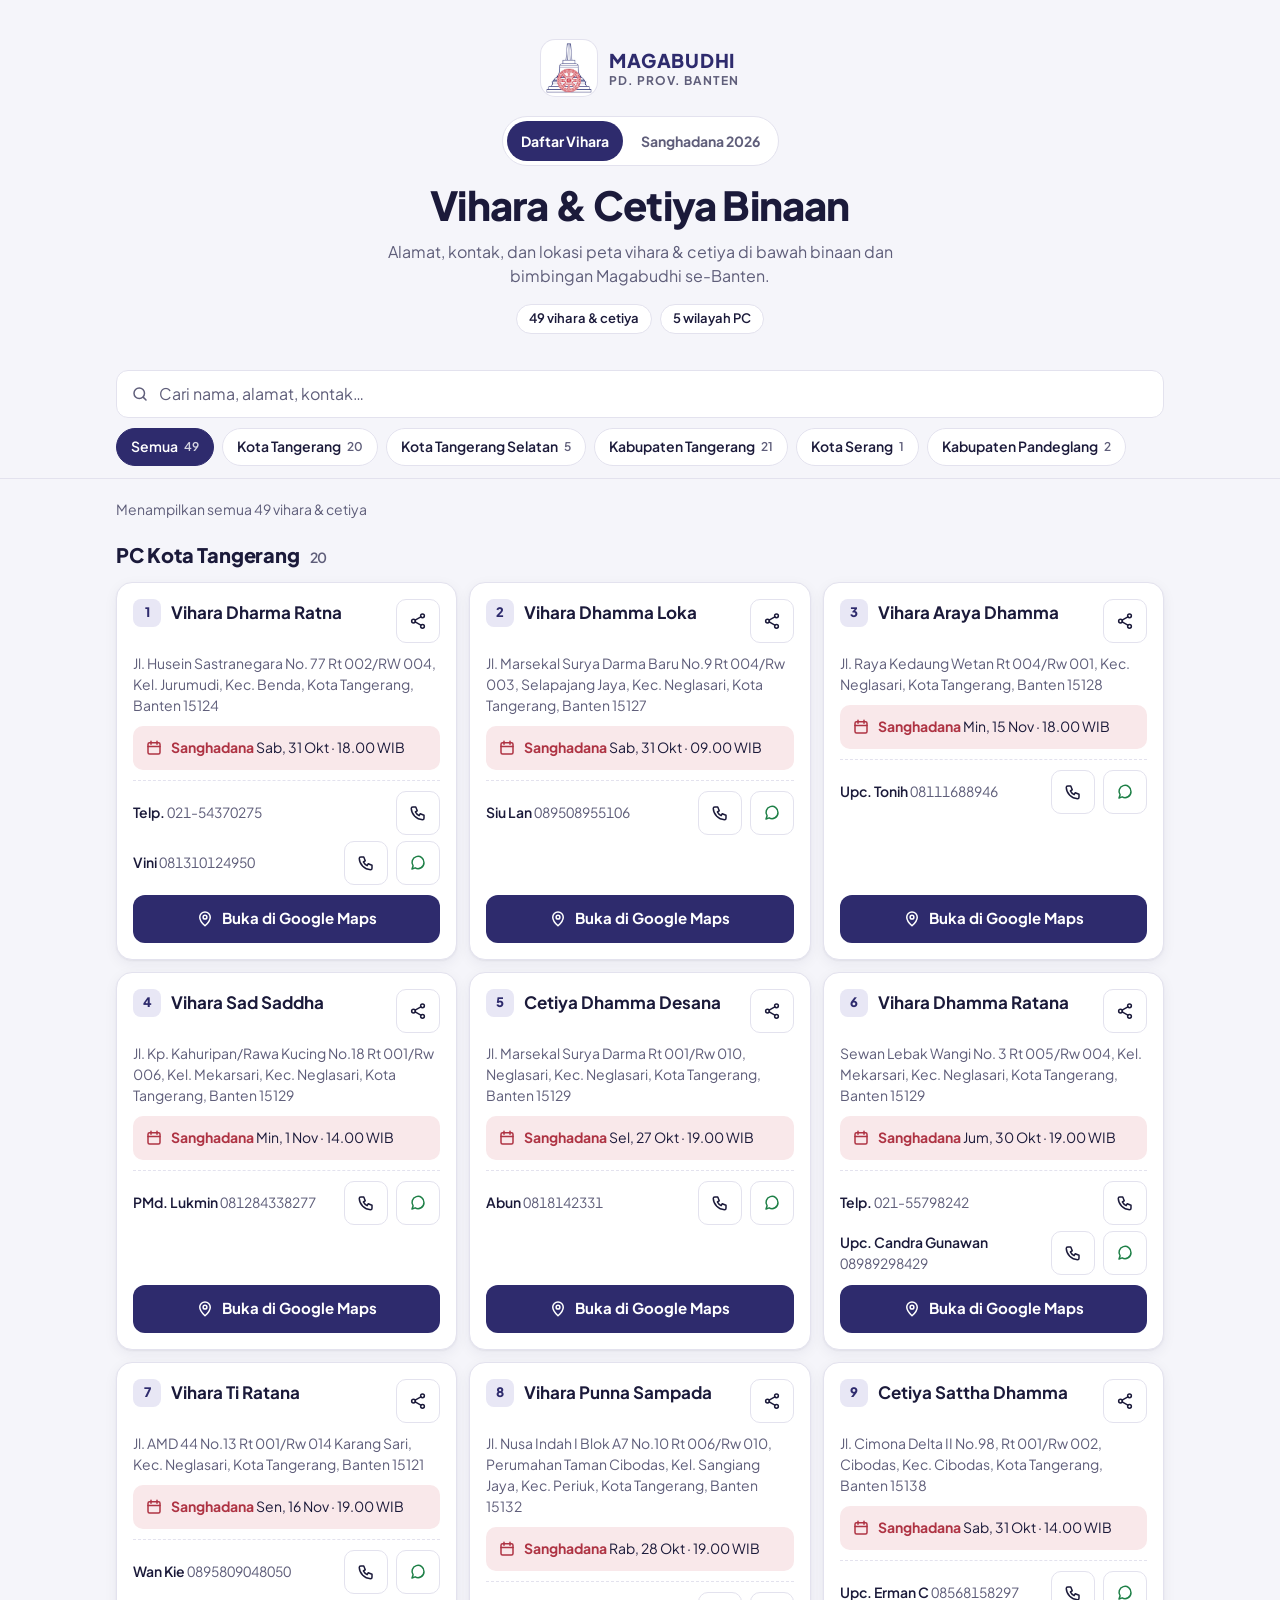
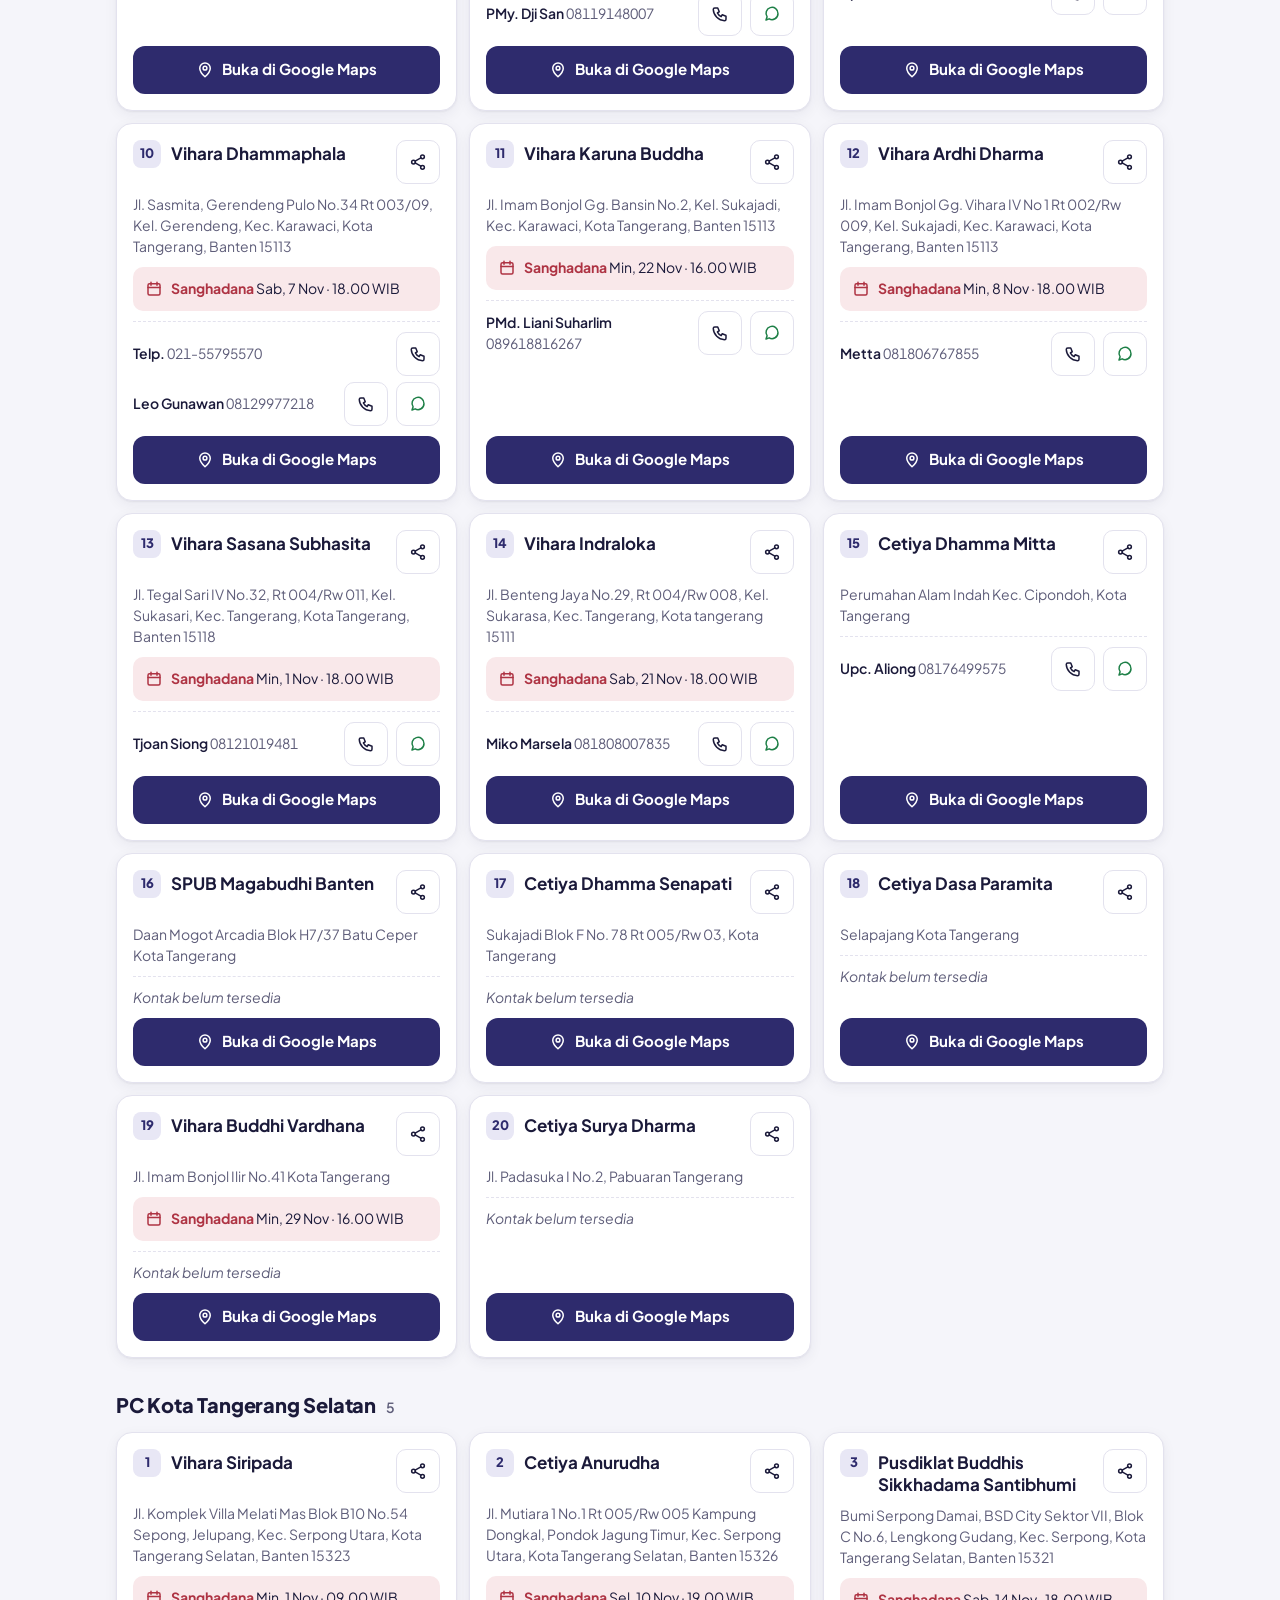
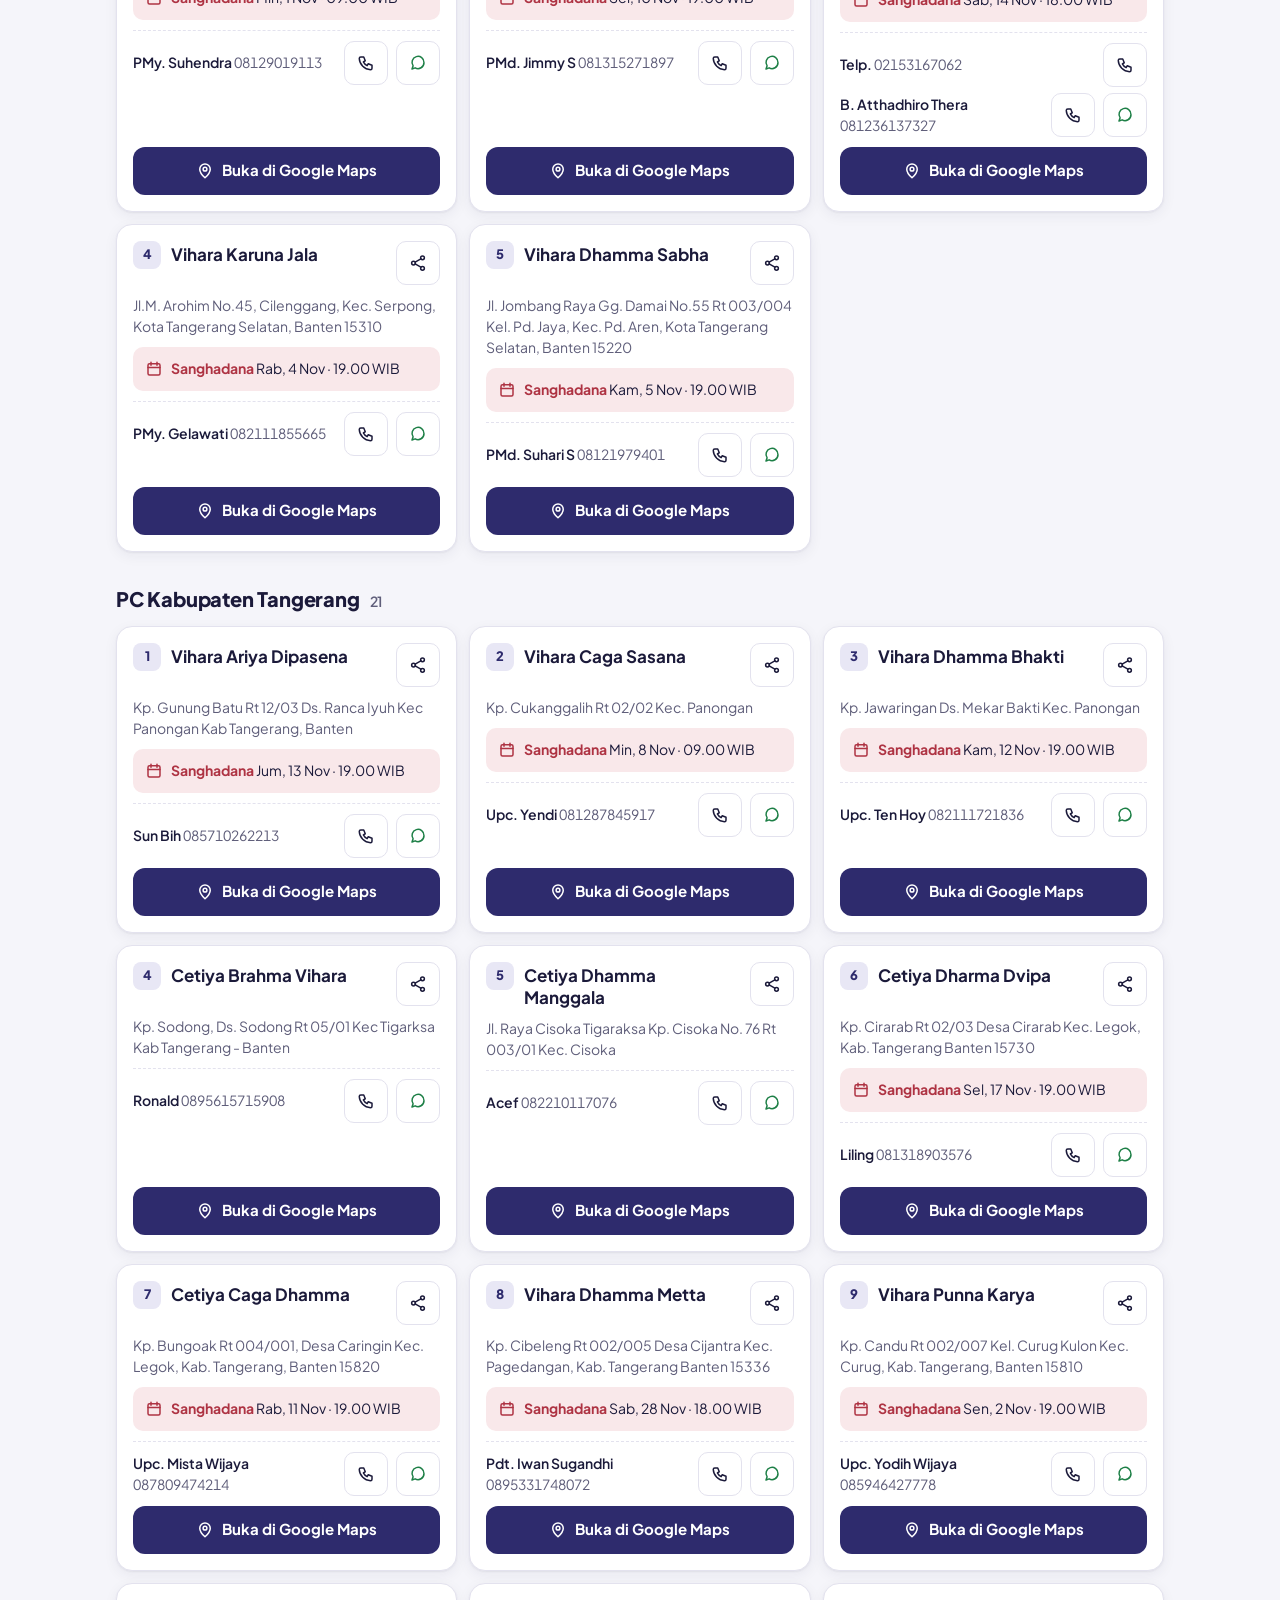
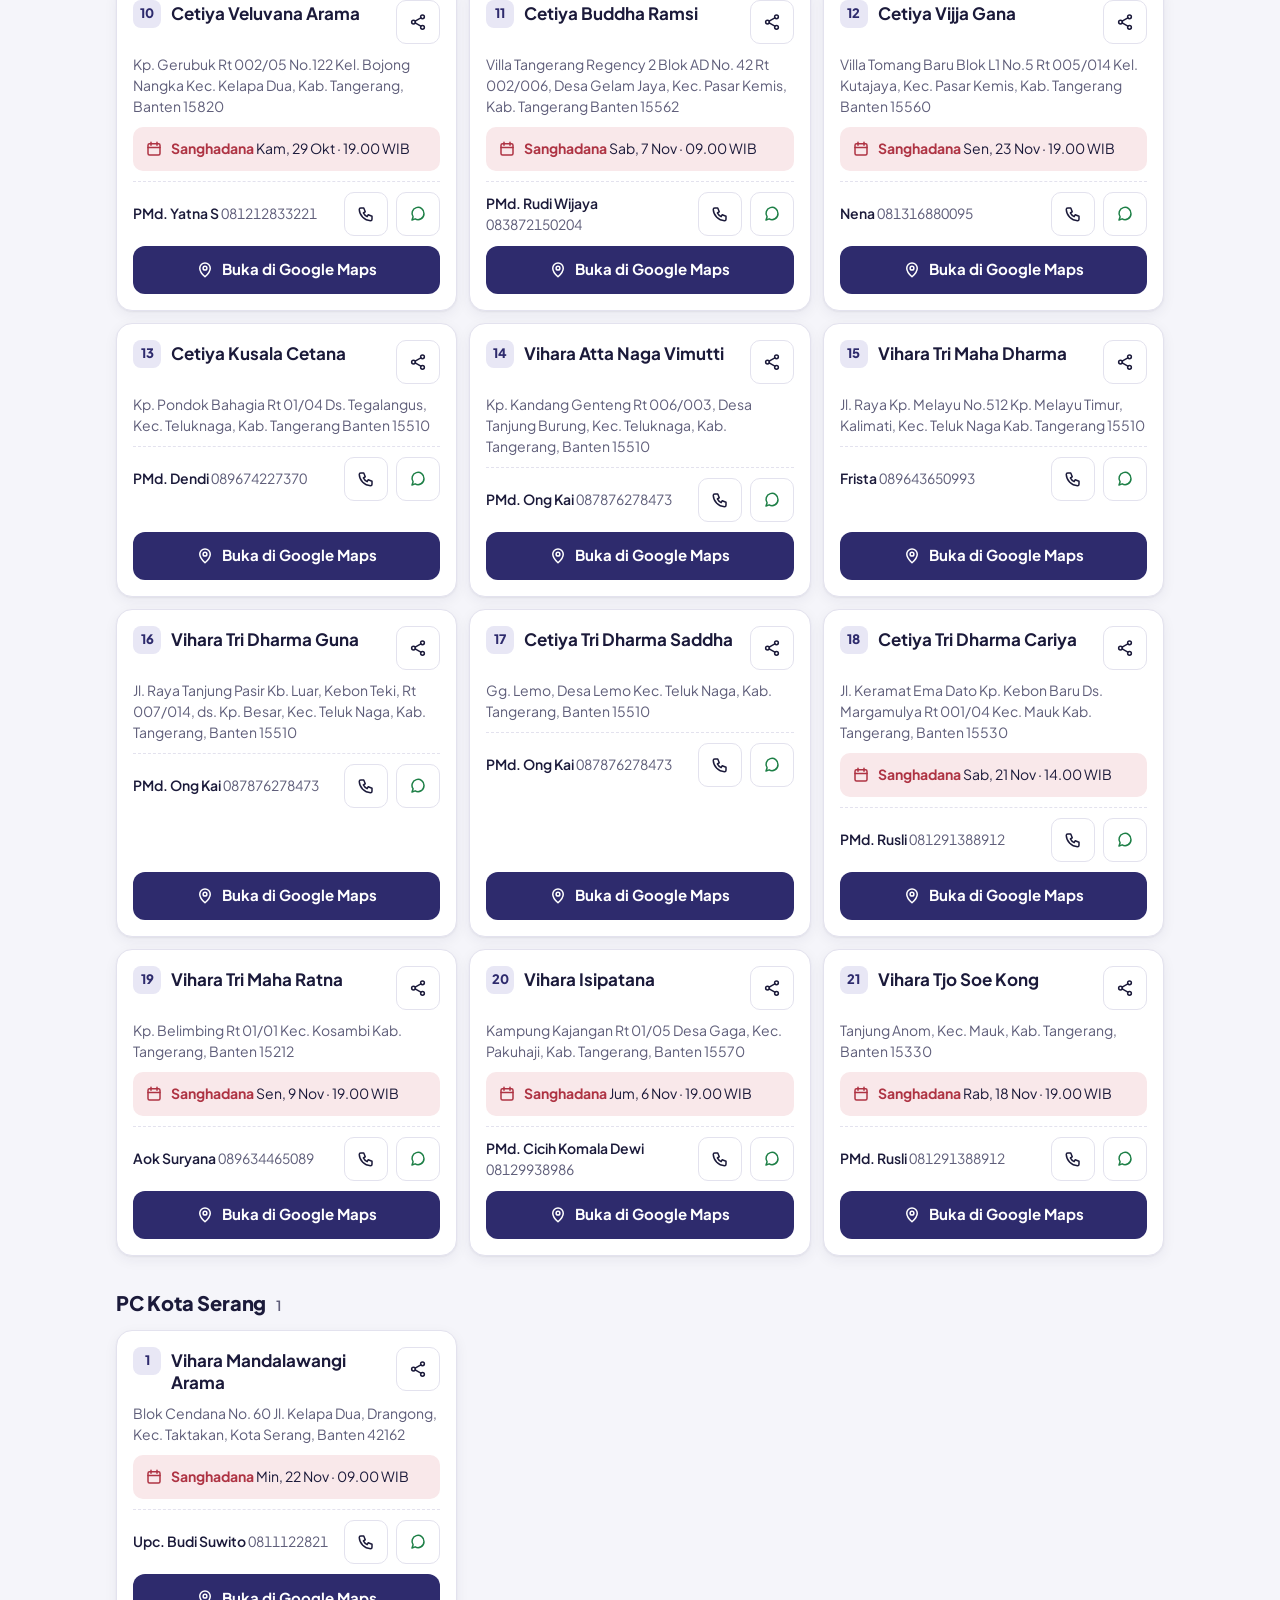
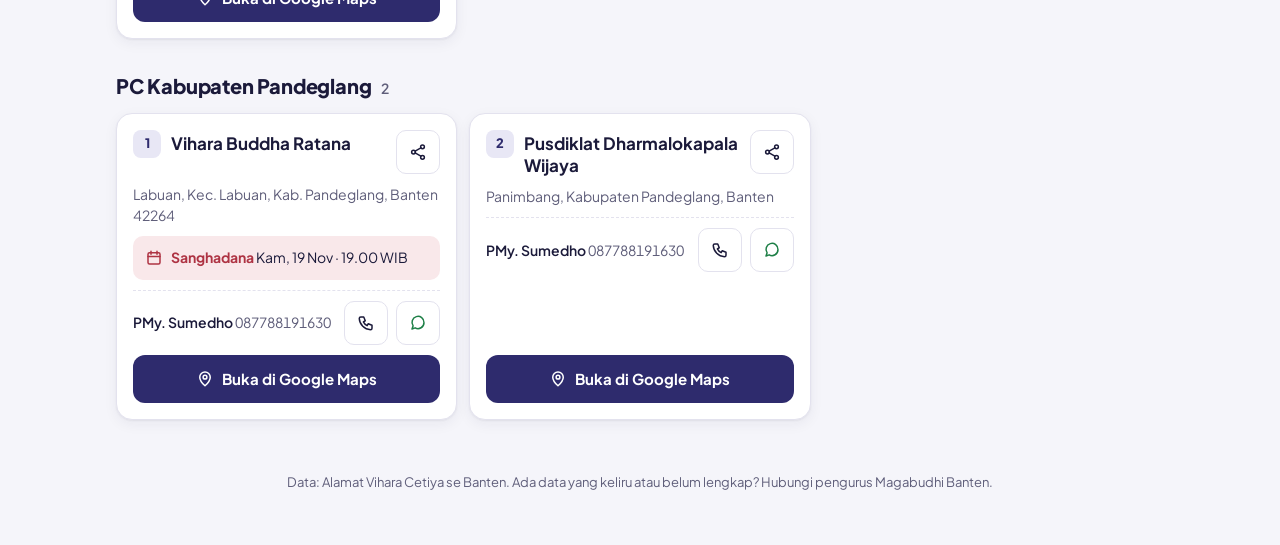
<file: index.html>
<!doctype html>
<html lang="id">
<head>
  <meta charset="utf-8">
  <meta name="viewport" content="width=device-width, initial-scale=1, viewport-fit=cover">
  <title>Vihara Binaan Magabudhi Banten</title>
  <meta name="description" content="Alamat, kontak, dan lokasi Google Maps vihara &amp; cetiya binaan Magabudhi se-Banten.">
  <meta name="theme-color" content="#f5f5fa" media="(prefers-color-scheme: light)">
  <meta name="theme-color" content="#12121f" media="(prefers-color-scheme: dark)">
  <meta property="og:type" content="website">
  <meta property="og:title" content="Vihara Binaan Magabudhi Banten">
  <meta property="og:description" content="Alamat, kontak, dan lokasi Google Maps vihara &amp; cetiya binaan Magabudhi se-Banten.">
  <link rel="icon" type="image/png" href="assets/icon.png">
  <link rel="apple-touch-icon" href="assets/icon.png">
  <link rel="preconnect" href="https://fonts.googleapis.com">
  <link rel="preconnect" href="https://fonts.gstatic.com" crossorigin>
  <link rel="stylesheet" href="https://fonts.googleapis.com/css2?family=Plus+Jakarta+Sans:wght@400;500;600;700;800&display=swap">
  <link rel="stylesheet" href="assets/style.css?v=3">
</head>
<body>
  <header class="hero">
    <div class="wrap">
      <div class="brand">
        <img src="assets/icon.png" width="56" height="56" alt="">
        <p><b>Magabudhi</b> PD. Prov. Banten</p>
      </div>
      <nav class="tabs" aria-label="Halaman">
        <a href="./" aria-current="page">Daftar Vihara</a>
        <a href="jadwal.html">Sanghadana 2026</a>
      </nav>
      <h1>Vihara &amp; Cetiya Binaan</h1>
      <p class="lede">Alamat, kontak, dan lokasi peta vihara &amp; cetiya di bawah binaan dan bimbingan Magabudhi se-Banten.</p>
      <p class="stats" id="stats" hidden></p>
    </div>
  </header>

  <div class="toolbar">
    <div class="wrap">
      <label class="search">
        <svg viewBox="0 0 24 24" aria-hidden="true"><circle cx="11" cy="11" r="7"/><path d="m20 20-3.5-3.5"/></svg>
        <span class="sr-only">Cari vihara</span>
        <input id="search" type="search" placeholder="Cari nama, alamat, kontak…" autocomplete="off" enterkeyhint="search">
      </label>
      <div class="chips" id="chips" role="group" aria-label="Filter wilayah"></div>
    </div>
  </div>

  <main class="wrap">
    <p class="count" id="count" aria-live="polite"></p>
    <div id="list"></div>
    <div class="empty" id="empty" hidden>
      <p><strong>Tidak ditemukan.</strong> Coba kata kunci lain atau pilih wilayah “Semua”.</p>
    </div>
    <noscript><p class="empty">Aktifkan JavaScript untuk menampilkan daftar vihara.</p></noscript>
  </main>

  <footer class="wrap footer">
    <p>Data: <span id="source">Alamat Vihara Cetiya se Banten</span>. Ada data yang keliru atau belum lengkap? Hubungi pengurus Magabudhi Banten.</p>
  </footer>

  <div class="toast" id="toast" role="status" aria-live="polite"></div>

  <script src="assets/common.js?v=3"></script>
  <script src="assets/app.js?v=3"></script>
</body>
</html>
</file>
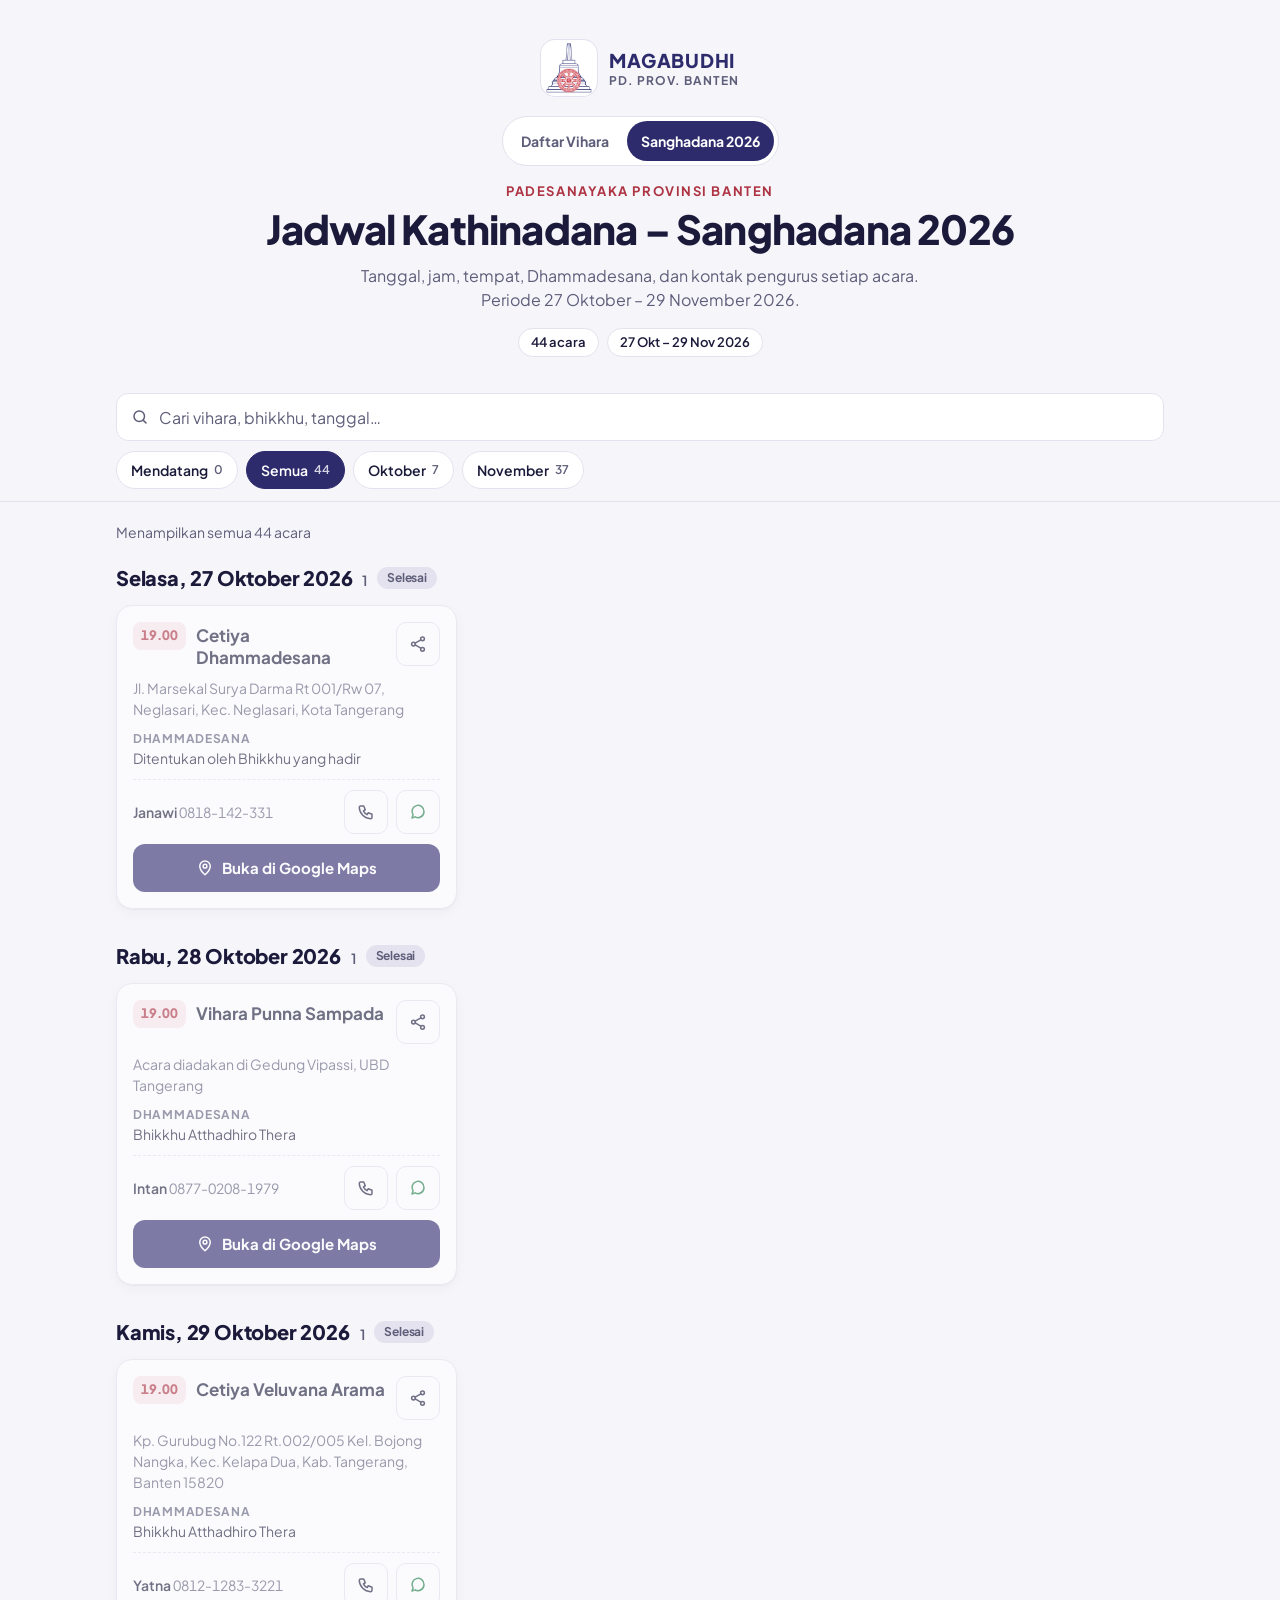
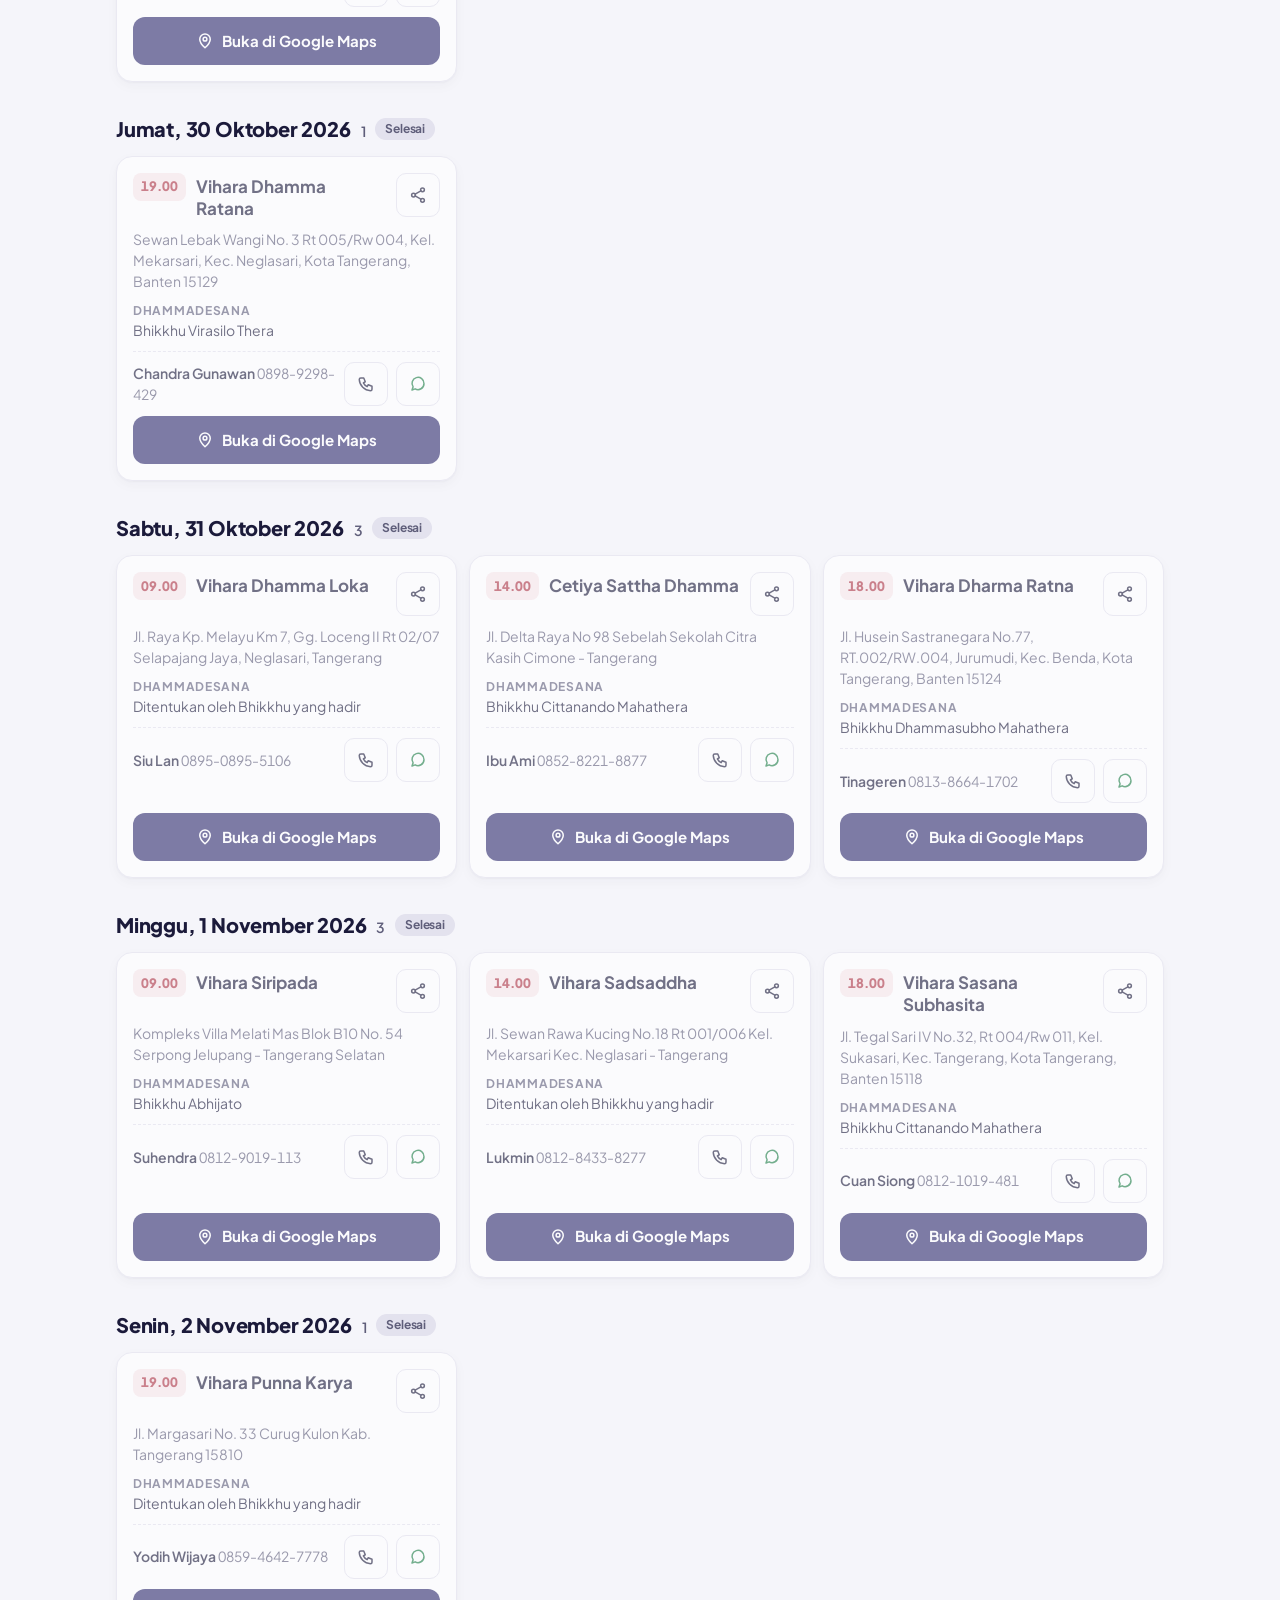
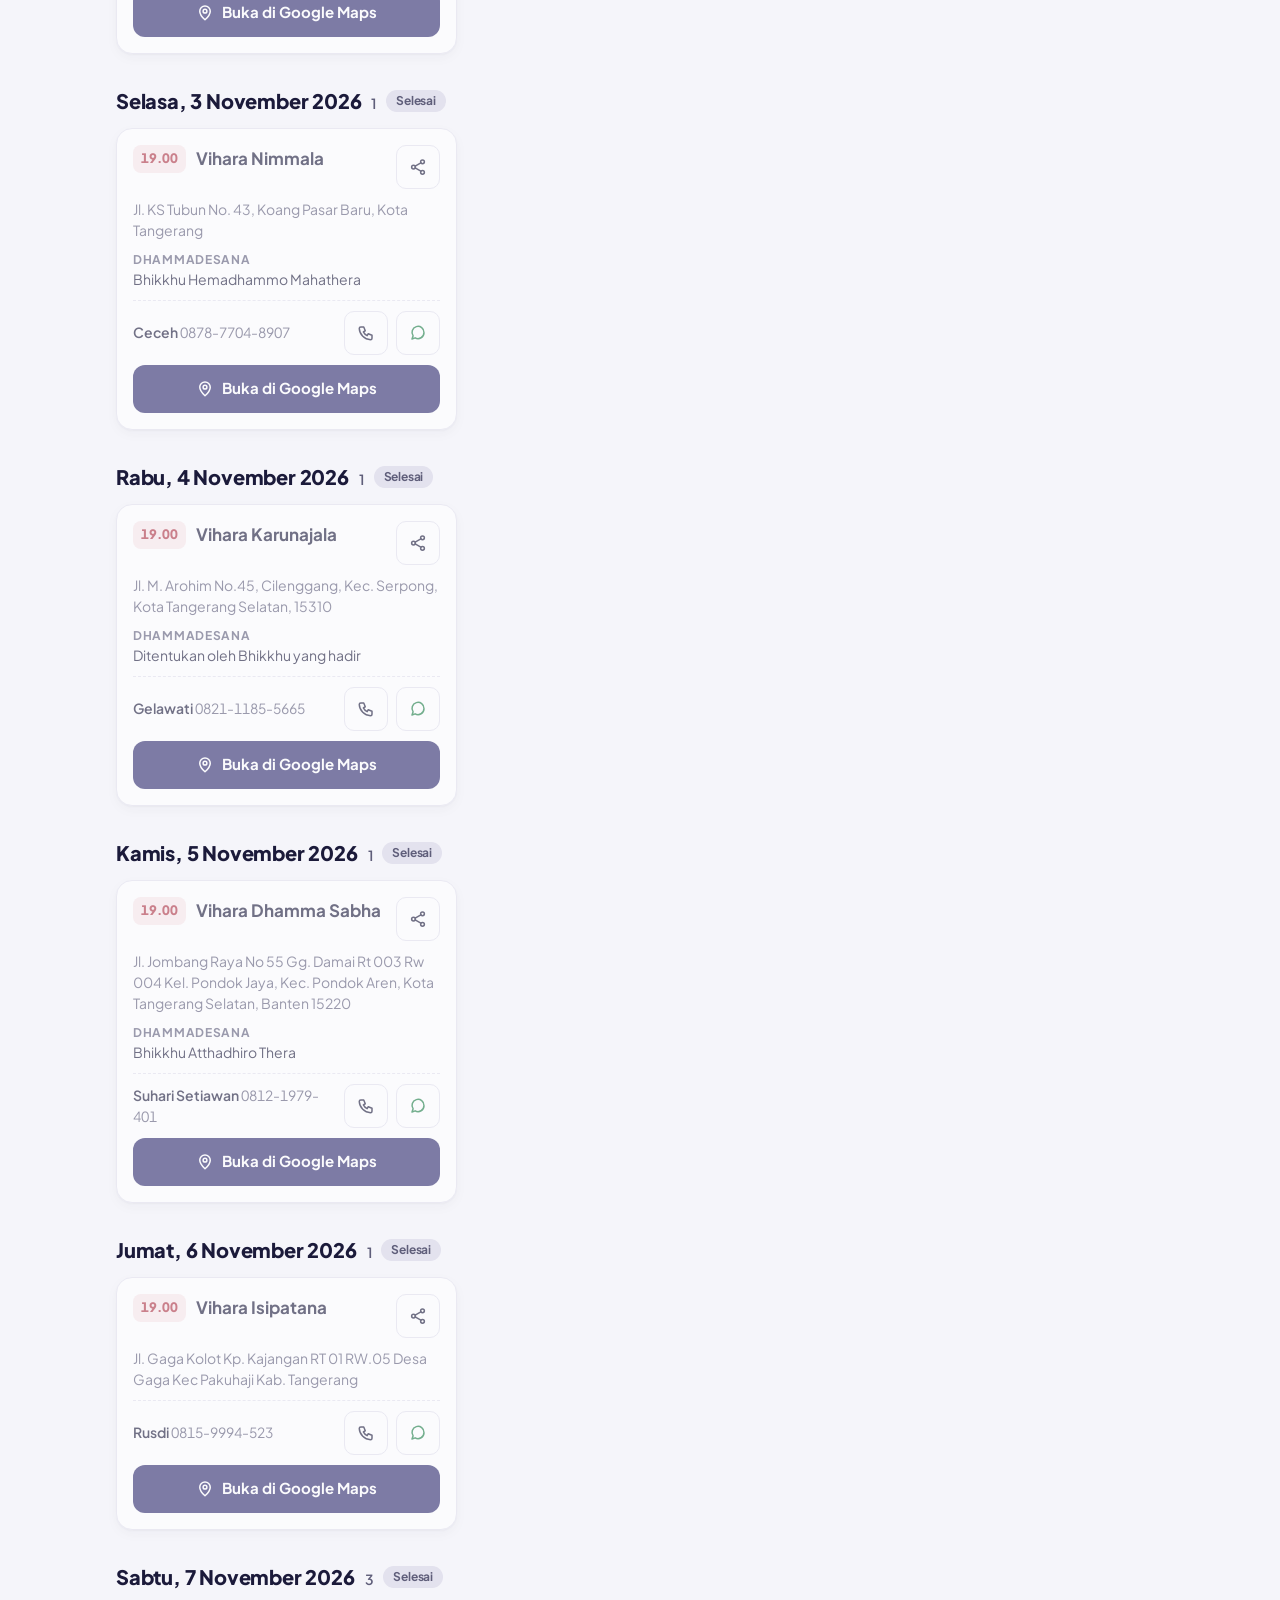
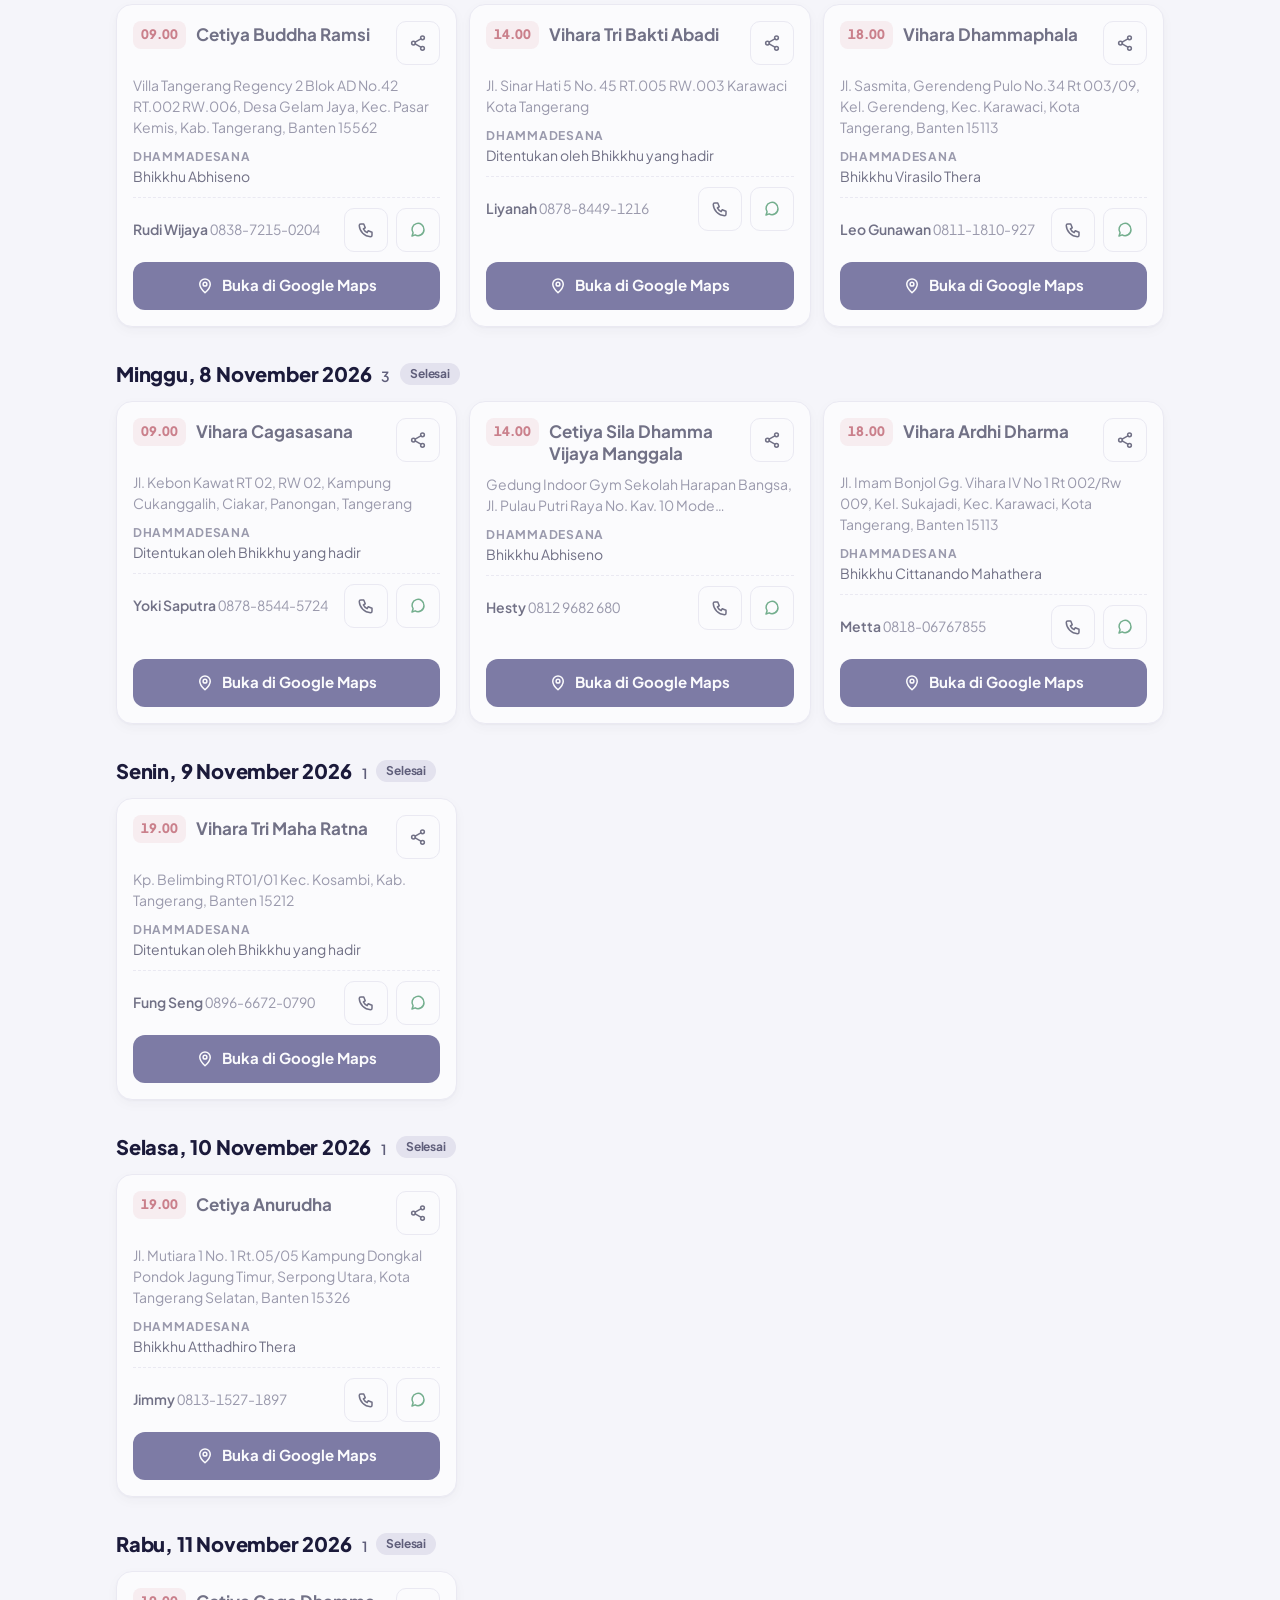
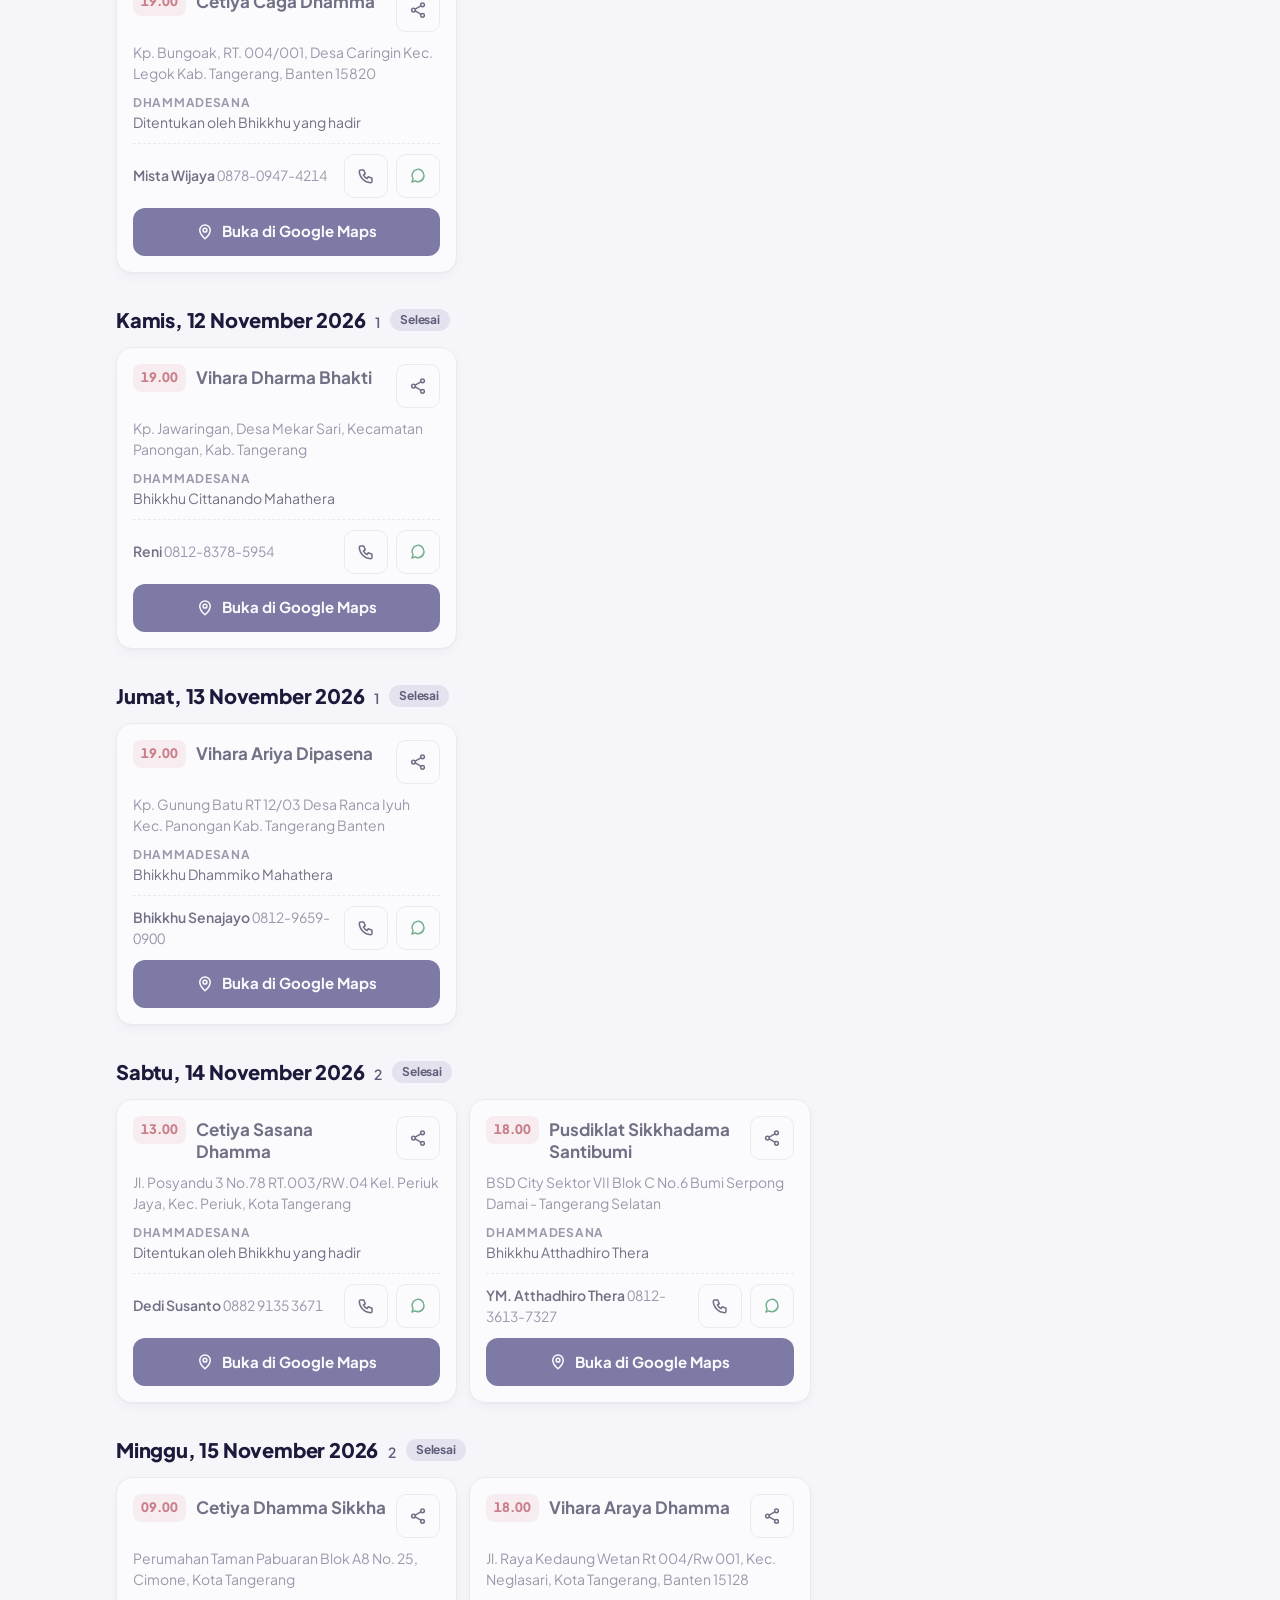
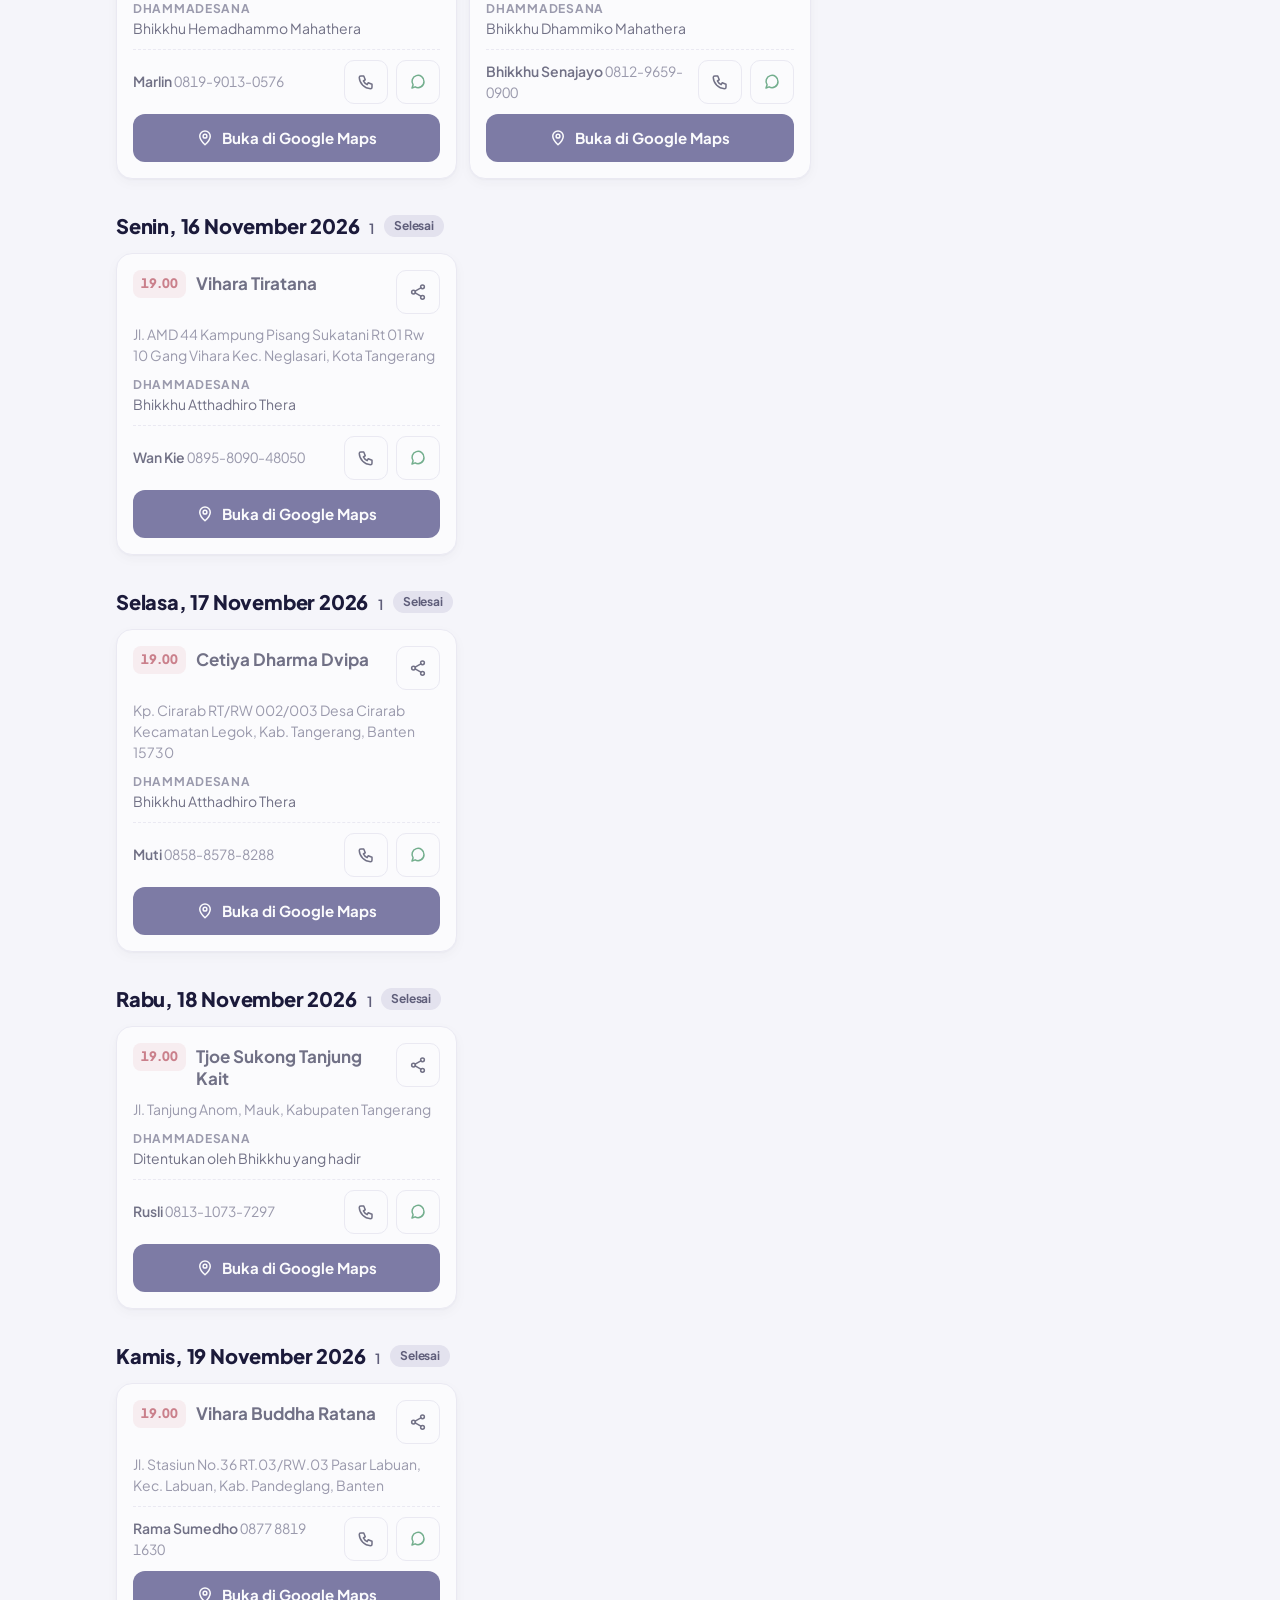
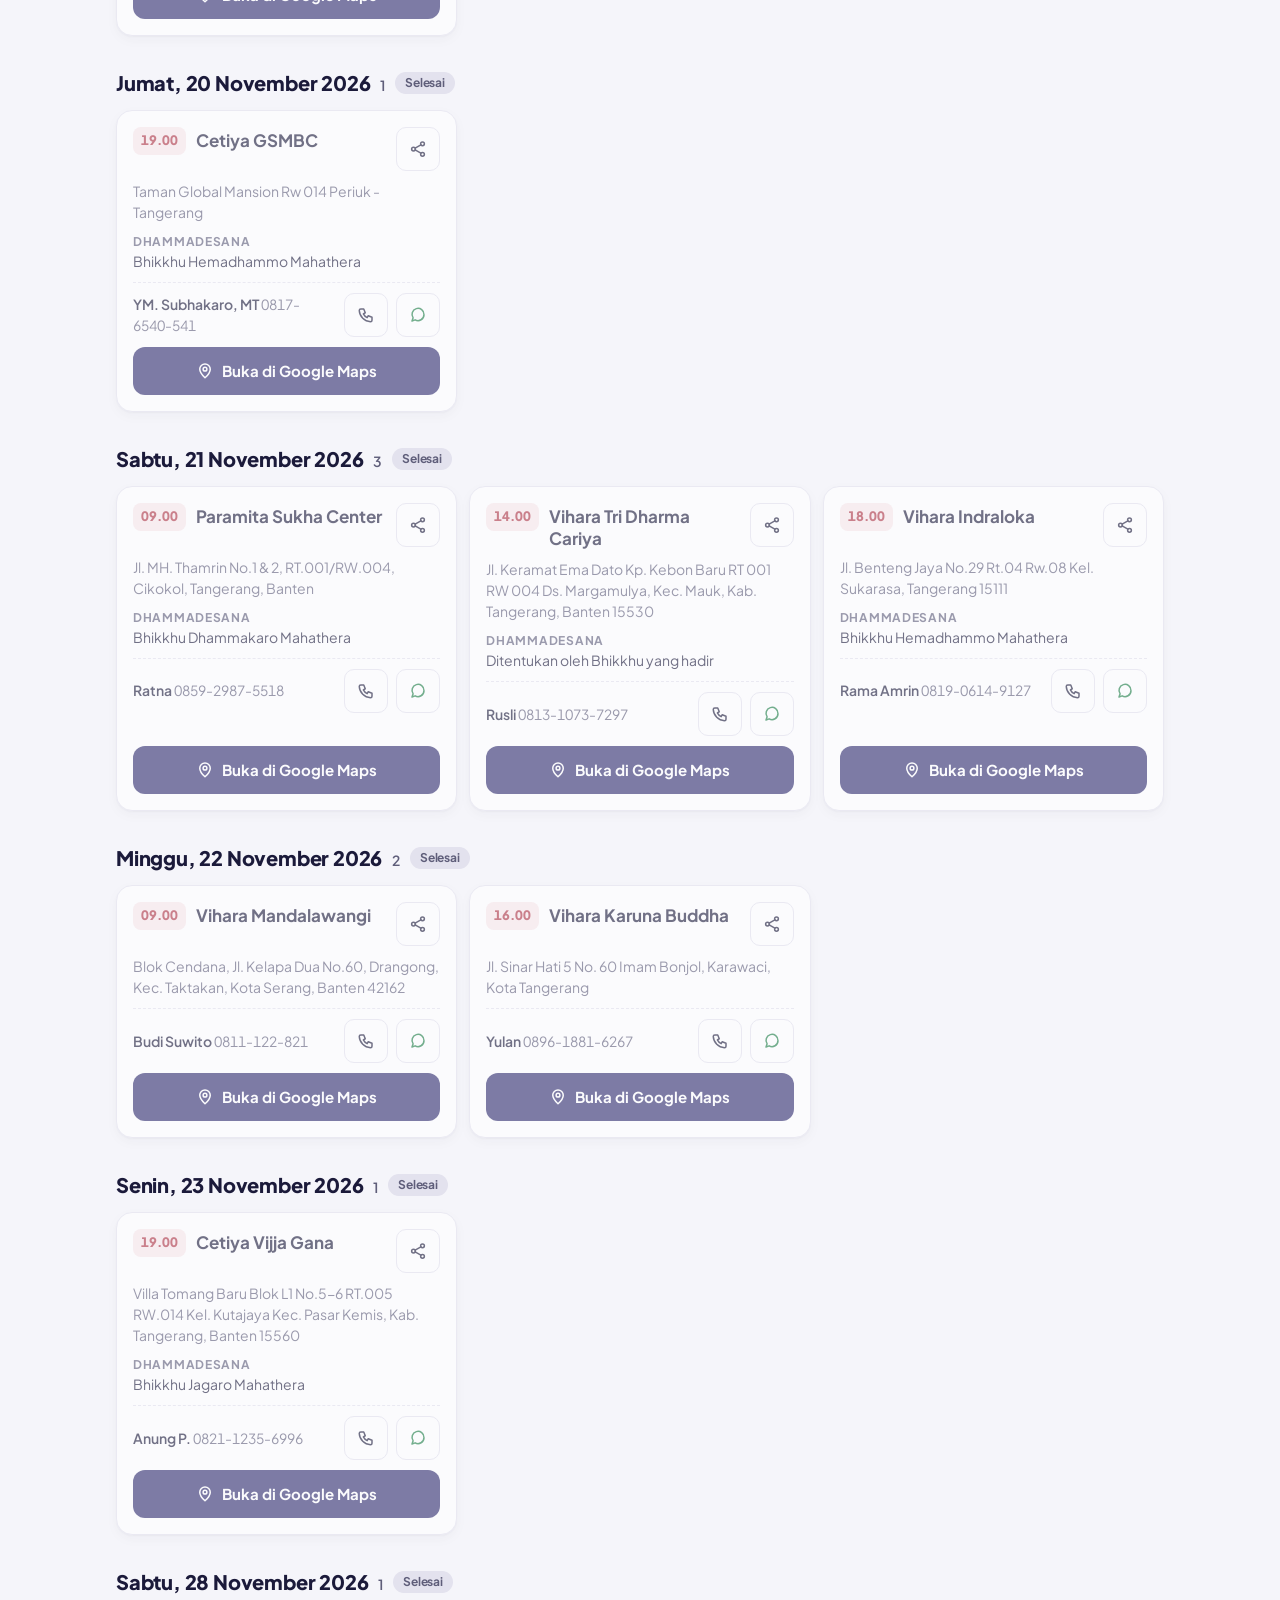
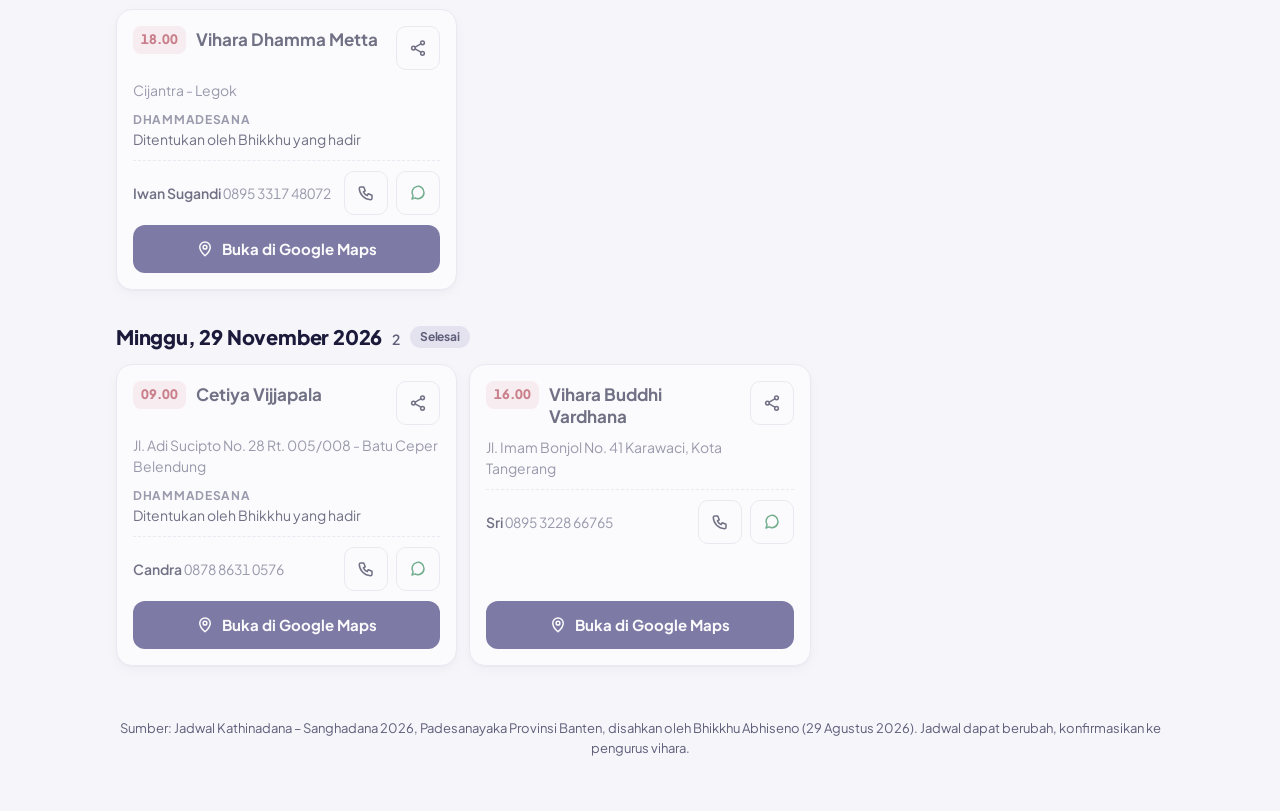
<file: jadwal.html>
<!doctype html>
<html lang="id">
<head>
  <meta charset="utf-8">
  <meta name="viewport" content="width=device-width, initial-scale=1, viewport-fit=cover">
  <title>Jadwal Kathinadana – Sanghadana 2026 · Banten</title>
  <meta name="description" content="Jadwal Kathinadana – Sanghadana 2026 Padesanayaka Provinsi Banten, 27 Oktober – 29 November 2026: tanggal, jam, vihara, Dhammadesana, dan kontak pengurus.">
  <meta name="theme-color" content="#f5f5fa" media="(prefers-color-scheme: light)">
  <meta name="theme-color" content="#12121f" media="(prefers-color-scheme: dark)">
  <meta property="og:type" content="website">
  <meta property="og:title" content="Jadwal Kathinadana – Sanghadana 2026 · Banten">
  <meta property="og:description" content="Tanggal, jam, vihara, Dhammadesana, dan kontak pengurus, 27 Oktober – 29 November 2026.">
  <link rel="icon" type="image/png" href="assets/icon.png">
  <link rel="apple-touch-icon" href="assets/icon.png">
  <link rel="preconnect" href="https://fonts.googleapis.com">
  <link rel="preconnect" href="https://fonts.gstatic.com" crossorigin>
  <link rel="stylesheet" href="https://fonts.googleapis.com/css2?family=Plus+Jakarta+Sans:wght@400;500;600;700;800&display=swap">
  <link rel="stylesheet" href="assets/style.css?v=3">
</head>
<body>
  <header class="hero">
    <div class="wrap">
      <div class="brand">
        <img src="assets/icon.png" width="56" height="56" alt="">
        <p><b>Magabudhi</b> PD. Prov. Banten</p>
      </div>
      <nav class="tabs" aria-label="Halaman">
        <a href="./">Daftar Vihara</a>
        <a href="jadwal.html" aria-current="page">Sanghadana 2026</a>
      </nav>
      <p class="eyebrow">Padesanayaka Provinsi Banten</p>
      <h1>Jadwal Kathinadana – Sanghadana 2026</h1>
      <p class="lede">Tanggal, jam, tempat, Dhammadesana, dan kontak pengurus setiap acara. Periode 27 Oktober – 29 November 2026.</p>
      <p class="stats" id="stats" hidden></p>
    </div>
  </header>

  <div class="toolbar">
    <div class="wrap">
      <label class="search">
        <svg viewBox="0 0 24 24" aria-hidden="true"><circle cx="11" cy="11" r="7"/><path d="m20 20-3.5-3.5"/></svg>
        <span class="sr-only">Cari acara</span>
        <input id="search" type="search" placeholder="Cari vihara, bhikkhu, tanggal…" autocomplete="off" enterkeyhint="search">
      </label>
      <div class="chips" id="chips" role="group" aria-label="Filter tanggal"></div>
    </div>
  </div>

  <main class="wrap">
    <p class="count" id="count" aria-live="polite"></p>
    <div id="list"></div>
    <div class="empty" id="empty" hidden>
      <p><strong>Tidak ditemukan.</strong> Coba kata kunci lain atau pilih “Semua”.</p>
    </div>
    <noscript><p class="empty">Aktifkan JavaScript untuk menampilkan jadwal.</p></noscript>
  </main>

  <footer class="wrap footer">
    <p>Sumber: Jadwal Kathinadana – Sanghadana 2026, Padesanayaka Provinsi Banten, disahkan oleh Bhikkhu Abhiseno (29 Agustus 2026). Jadwal dapat berubah, konfirmasikan ke pengurus vihara.</p>
  </footer>

  <div class="toast" id="toast" role="status" aria-live="polite"></div>

  <script src="assets/common.js?v=3"></script>
  <script src="assets/jadwal.js?v=3"></script>
</body>
</html>
</file>
<file: assets/style.css>
:root {
  /* Navy and red from the Magabudhi logo. */
  --bg: #f5f5fa;
  --surface: #ffffff;
  --ink: #1b1a3a;
  --muted: #5f5e7a;
  --line: #e3e2ee;
  --accent: #2e2b6d;
  --accent-hover: #221f57;
  --accent-ink: #ffffff;
  --accent-soft: #e8e7f5;
  --red: #ae3343;
  --red-soft: #f9e8ea;
  --wa: #1d7f46;
  --shadow: 0 1px 2px rgba(27, 26, 70, .06), 0 4px 14px rgba(27, 26, 70, .06);
  --radius: 16px;
  color-scheme: light;
}

@media (prefers-color-scheme: dark) {
  :root {
    --bg: #12121f;
    --surface: #1b1b2d;
    --ink: #ececf5;
    --muted: #a5a4bf;
    --line: #2e2d47;
    --accent: #9d9af0;
    --accent-hover: #b4b1ff;
    --accent-ink: #15142e;
    --accent-soft: #26254a;
    --red: #f0848f;
    --red-soft: #3a1e27;
    --wa: #4cc684;
    --shadow: 0 1px 2px rgba(0, 0, 0, .3), 0 4px 14px rgba(0, 0, 0, .25);
    color-scheme: dark;
  }
}

*, *::before, *::after { box-sizing: border-box; }

html { -webkit-text-size-adjust: 100%; text-size-adjust: 100%; scroll-padding-top: 150px; }

body {
  margin: 0;
  background: var(--bg);
  color: var(--ink);
  font-family: "Plus Jakarta Sans", system-ui, -apple-system, "Segoe UI", Roboto, sans-serif;
  font-size: 16px;
  line-height: 1.5;
  -webkit-tap-highlight-color: transparent;
}

a { color: inherit; }

.sr-only {
  position: absolute; width: 1px; height: 1px; padding: 0; margin: -1px;
  overflow: hidden; clip: rect(0 0 0 0); white-space: nowrap; border: 0;
}

.wrap {
  width: 100%;
  max-width: 1080px;
  margin: 0 auto;
  padding: 0 max(16px, env(safe-area-inset-right)) 0 max(16px, env(safe-area-inset-left));
}

/* Header */
.hero {
  padding: 40px 0 24px;
  text-align: center;
}
.brand {
  display: flex;
  align-items: center;
  gap: 12px;
  width: fit-content;
  margin: 0 auto;
  text-align: left;
}
.brand img {
  flex: none;
  width: 56px; height: 56px;
  border-radius: 14px;
  /* The emblem is drawn on white, so it keeps a white tile in dark mode too. */
  background: #fff;
  box-shadow: 0 0 0 1px var(--line);
}
.brand p {
  margin: 0;
  color: var(--muted);
  font-size: 12px;
  font-weight: 700;
  line-height: 1.3;
  letter-spacing: .08em;
  text-transform: uppercase;
}
.brand b {
  display: block;
  color: var(--accent);
  font-size: 19px;
  font-weight: 800;
  letter-spacing: .04em;
}
.tabs {
  display: inline-flex;
  gap: 4px;
  max-width: 100%;
  margin: 20px 0 16px;
  padding: 4px;
  border: 1px solid var(--line);
  border-radius: 999px;
  background: var(--surface);
}
.tabs a {
  display: inline-flex;
  align-items: center;
  min-height: 40px;
  padding: 0 14px;
  border-radius: 999px;
  color: var(--muted);
  font-size: 14px;
  font-weight: 700;
  text-decoration: none;
  white-space: nowrap;
}
.tabs a[aria-current="page"] {
  background: var(--accent);
  color: var(--accent-ink);
}
.eyebrow {
  margin: 0 0 4px;
  color: var(--red);
  font-size: 13px;
  font-weight: 700;
  letter-spacing: .12em;
  text-transform: uppercase;
}
.hero h1 {
  margin: 0;
  font-size: clamp(28px, 6vw, 40px);
  font-weight: 800;
  line-height: 1.15;
  letter-spacing: -.02em;
}
.lede {
  max-width: 560px;
  margin: 12px auto 0;
  color: var(--muted);
}
.stats {
  display: inline-flex;
  gap: 8px;
  flex-wrap: wrap;
  justify-content: center;
  margin: 16px 0 0;
}
.stats span {
  padding: 4px 12px;
  border: 1px solid var(--line);
  border-radius: 999px;
  background: var(--surface);
  font-size: 13px;
  font-weight: 600;
}

/* Toolbar */
.toolbar {
  position: sticky;
  top: 0;
  z-index: 10;
  padding: 12px 0 10px;
  background: var(--bg);
  background: color-mix(in srgb, var(--bg) 88%, transparent);
  -webkit-backdrop-filter: blur(10px);
  backdrop-filter: blur(10px);
  border-bottom: 1px solid var(--line);
}
.search {
  display: flex;
  align-items: center;
  gap: 8px;
  padding: 0 14px;
  border: 1px solid var(--line);
  border-radius: 12px;
  background: var(--surface);
}
.search:focus-within { border-color: var(--accent); box-shadow: 0 0 0 3px var(--accent-soft); }
.search svg {
  flex: none;
  width: 18px; height: 18px;
  fill: none; stroke: var(--muted); stroke-width: 2; stroke-linecap: round;
}
.search input {
  flex: 1;
  min-width: 0;
  height: 46px;
  border: 0;
  outline: 0;
  background: transparent;
  color: var(--ink);
  font: inherit;
}
.search input::placeholder { color: var(--muted); }

.chips {
  position: relative;
  display: flex;
  gap: 8px;
  margin: 10px -16px 0;
  padding: 0 16px 2px;
  overflow-x: auto;
  scrollbar-width: none;
}
.chips::-webkit-scrollbar { display: none; }
.chip {
  flex: none;
  display: inline-flex;
  align-items: center;
  gap: 6px;
  height: 38px;
  padding: 0 14px;
  border: 1px solid var(--line);
  border-radius: 999px;
  background: var(--surface);
  color: var(--ink);
  font: inherit;
  font-size: 14px;
  font-weight: 600;
  cursor: pointer;
}
.chip small { color: var(--muted); font-size: 12px; font-weight: 600; }
.chip[aria-pressed="true"] {
  border-color: var(--accent);
  background: var(--accent);
  color: var(--accent-ink);
}
.chip[aria-pressed="true"] small { color: inherit; opacity: .8; }

/* List */
.count {
  margin: 20px 0 4px;
  color: var(--muted);
  font-size: 14px;
}
.region { margin: 20px 0 32px; }
.region h2 {
  display: flex;
  flex-wrap: wrap;
  align-items: baseline;
  gap: 4px 10px;
  margin: 0 0 12px;
  font-size: 20px;
  font-weight: 800;
  letter-spacing: -.01em;
}
.region h2 small {
  color: var(--muted);
  font-size: 14px;
  font-weight: 600;
}
.grid {
  display: grid;
  grid-template-columns: repeat(auto-fill, minmax(min(100%, 320px), 1fr));
  gap: 12px;
}

.card {
  display: flex;
  flex-direction: column;
  gap: 10px;
  padding: 16px;
  border: 1px solid var(--line);
  border-radius: var(--radius);
  background: var(--surface);
  box-shadow: var(--shadow);
  transition: box-shadow .3s, border-color .3s;
}
.card.flash {
  border-color: var(--accent);
  box-shadow: 0 0 0 4px var(--accent-soft), var(--shadow);
}
.card-head {
  display: flex;
  align-items: flex-start;
  gap: 10px;
}
.num {
  flex: none;
  display: grid;
  place-items: center;
  width: 28px; height: 28px;
  border-radius: 8px;
  background: var(--accent-soft);
  color: var(--accent);
  font-size: 13px;
  font-weight: 800;
}
.name {
  flex: 1;
  margin: 2px 0 0;
  font-size: 17px;
  font-weight: 700;
  line-height: 1.3;
  overflow-wrap: anywhere;
}
.address {
  margin: 0;
  color: var(--muted);
  font-size: 14px;
  overflow-wrap: anywhere;
}

/* Schedule */
.time {
  flex: none;
  display: grid;
  place-items: center;
  height: 28px;
  padding: 0 8px;
  border-radius: 8px;
  background: var(--red-soft);
  color: var(--red);
  font-size: 13px;
  font-weight: 800;
  font-variant-numeric: tabular-nums;
  white-space: nowrap;
}
.desana {
  margin: 0;
  font-size: 14px;
  overflow-wrap: anywhere;
}
.desana span {
  display: block;
  color: var(--muted);
  font-size: 12px;
  font-weight: 700;
  letter-spacing: .06em;
  text-transform: uppercase;
}
.card.past { opacity: .6; }
.tag {
  align-self: center;
  padding: 2px 10px;
  border-radius: 999px;
  background: var(--red);
  color: var(--surface);
  font-size: 12px;
  font-weight: 700;
}
.tag.muted {
  background: var(--line);
  color: var(--muted);
}
.event-link {
  display: flex;
  align-items: center;
  gap: 8px;
  min-height: 44px;
  padding: 8px 12px;
  border-radius: 10px;
  background: var(--red-soft);
  font-size: 14px;
  text-decoration: none;
}
.event-link svg {
  flex: none;
  width: 18px; height: 18px;
  fill: none; stroke: var(--red); stroke-width: 2; stroke-linecap: round; stroke-linejoin: round;
}
.event-link b { color: var(--red); font-weight: 700; }

.contacts {
  display: flex;
  flex-direction: column;
  gap: 6px;
  margin: 0;
  padding: 10px 0 0;
  border-top: 1px dashed var(--line);
  list-style: none;
}
.contact {
  display: flex;
  align-items: center;
  gap: 8px;
  font-size: 14px;
}
.contact-text { flex: 1; min-width: 0; overflow-wrap: anywhere; }
.contact-text b { font-weight: 600; }
.contact-text span { color: var(--muted); font-variant-numeric: tabular-nums; }
.no-contact { color: var(--muted); font-size: 14px; font-style: italic; }

.icon-btn {
  flex: none;
  display: grid;
  place-items: center;
  width: 44px; height: 44px;
  padding: 0;
  border: 1px solid var(--line);
  border-radius: 10px;
  background: transparent;
  color: var(--ink);
  cursor: pointer;
  text-decoration: none;
}
.icon-btn.wa { color: var(--wa); }
.icon-btn:active { background: var(--accent-soft); }
.icon-btn svg, .maps-btn svg {
  width: 18px; height: 18px;
  fill: none; stroke: currentColor; stroke-width: 2; stroke-linecap: round; stroke-linejoin: round;
}

.maps-btn {
  display: flex;
  align-items: center;
  justify-content: center;
  gap: 8px;
  height: 48px;
  margin-top: auto;
  border-radius: 12px;
  background: var(--accent);
  color: var(--accent-ink);
  font-size: 15px;
  font-weight: 700;
  text-decoration: none;
}
.maps-btn:active { background: var(--accent-hover); }

@media (hover: hover) {
  .icon-btn:hover { border-color: var(--accent); color: var(--accent); }
  .icon-btn.wa:hover { border-color: var(--wa); color: var(--wa); }
  .maps-btn:hover { background: var(--accent-hover); }
  .chip:hover { border-color: var(--accent); }
  .tabs a:not([aria-current]):hover { color: var(--accent); }
  .event-link:hover b { text-decoration: underline; }
}

a:focus-visible, button:focus-visible {
  outline: 3px solid var(--accent);
  outline-offset: 2px;
}

.empty {
  padding: 40px 16px;
  color: var(--muted);
  text-align: center;
}

.footer {
  padding-top: 8px;
  padding-bottom: calc(40px + env(safe-area-inset-bottom));
  color: var(--muted);
  font-size: 13px;
  text-align: center;
}

.toast {
  position: fixed;
  left: 50%;
  bottom: calc(24px + env(safe-area-inset-bottom));
  z-index: 20;
  max-width: calc(100% - 32px);
  padding: 10px 16px;
  border-radius: 10px;
  background: var(--ink);
  color: var(--bg);
  font-size: 14px;
  font-weight: 600;
  opacity: 0;
  pointer-events: none;
  transform: translate(-50%, 8px);
  transition: opacity .2s, transform .2s;
}
.toast.show { opacity: 1; transform: translate(-50%, 0); }

@media (max-width: 360px) {
  .hero { padding-top: 28px; }
  .card { padding: 14px; }
  .chip { padding: 0 12px; }
}

@media (prefers-reduced-motion: reduce) {
  html { scroll-behavior: auto; }
  .card, .toast { transition: none; }
}
</file>
